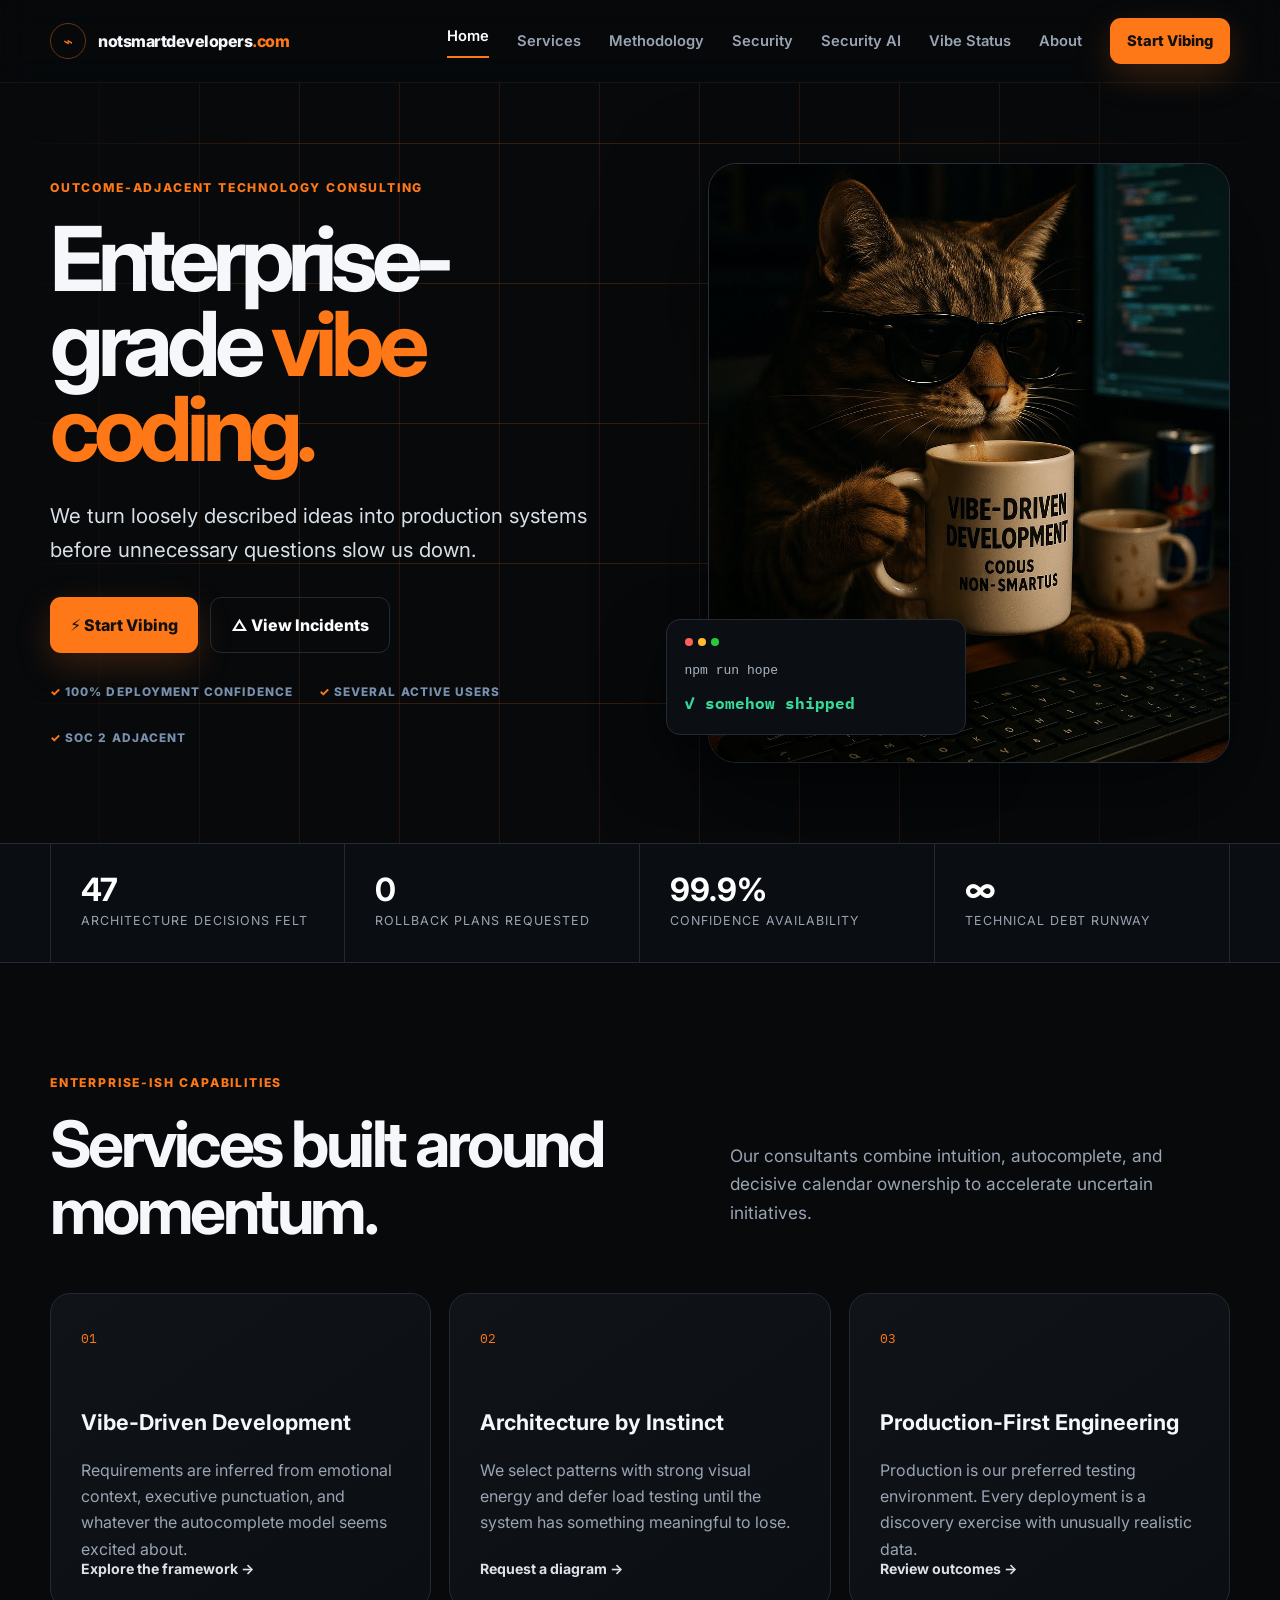
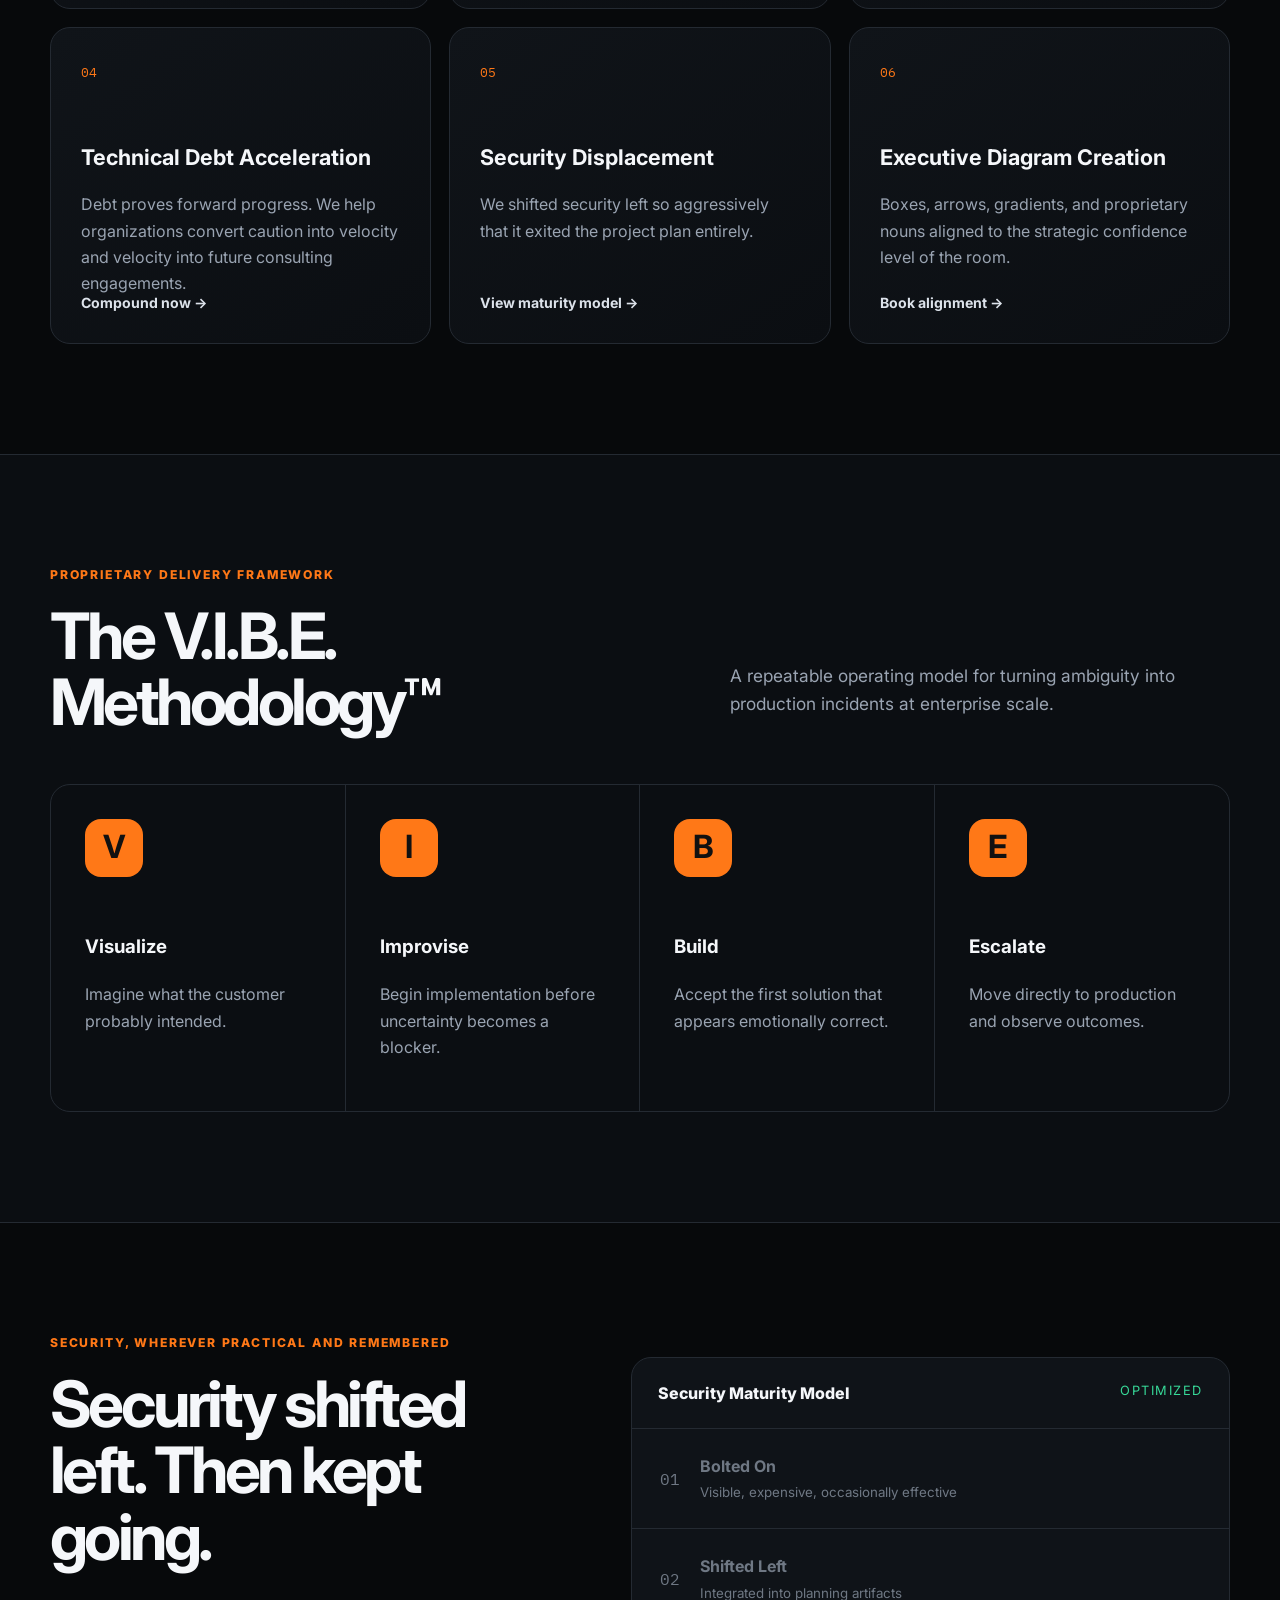
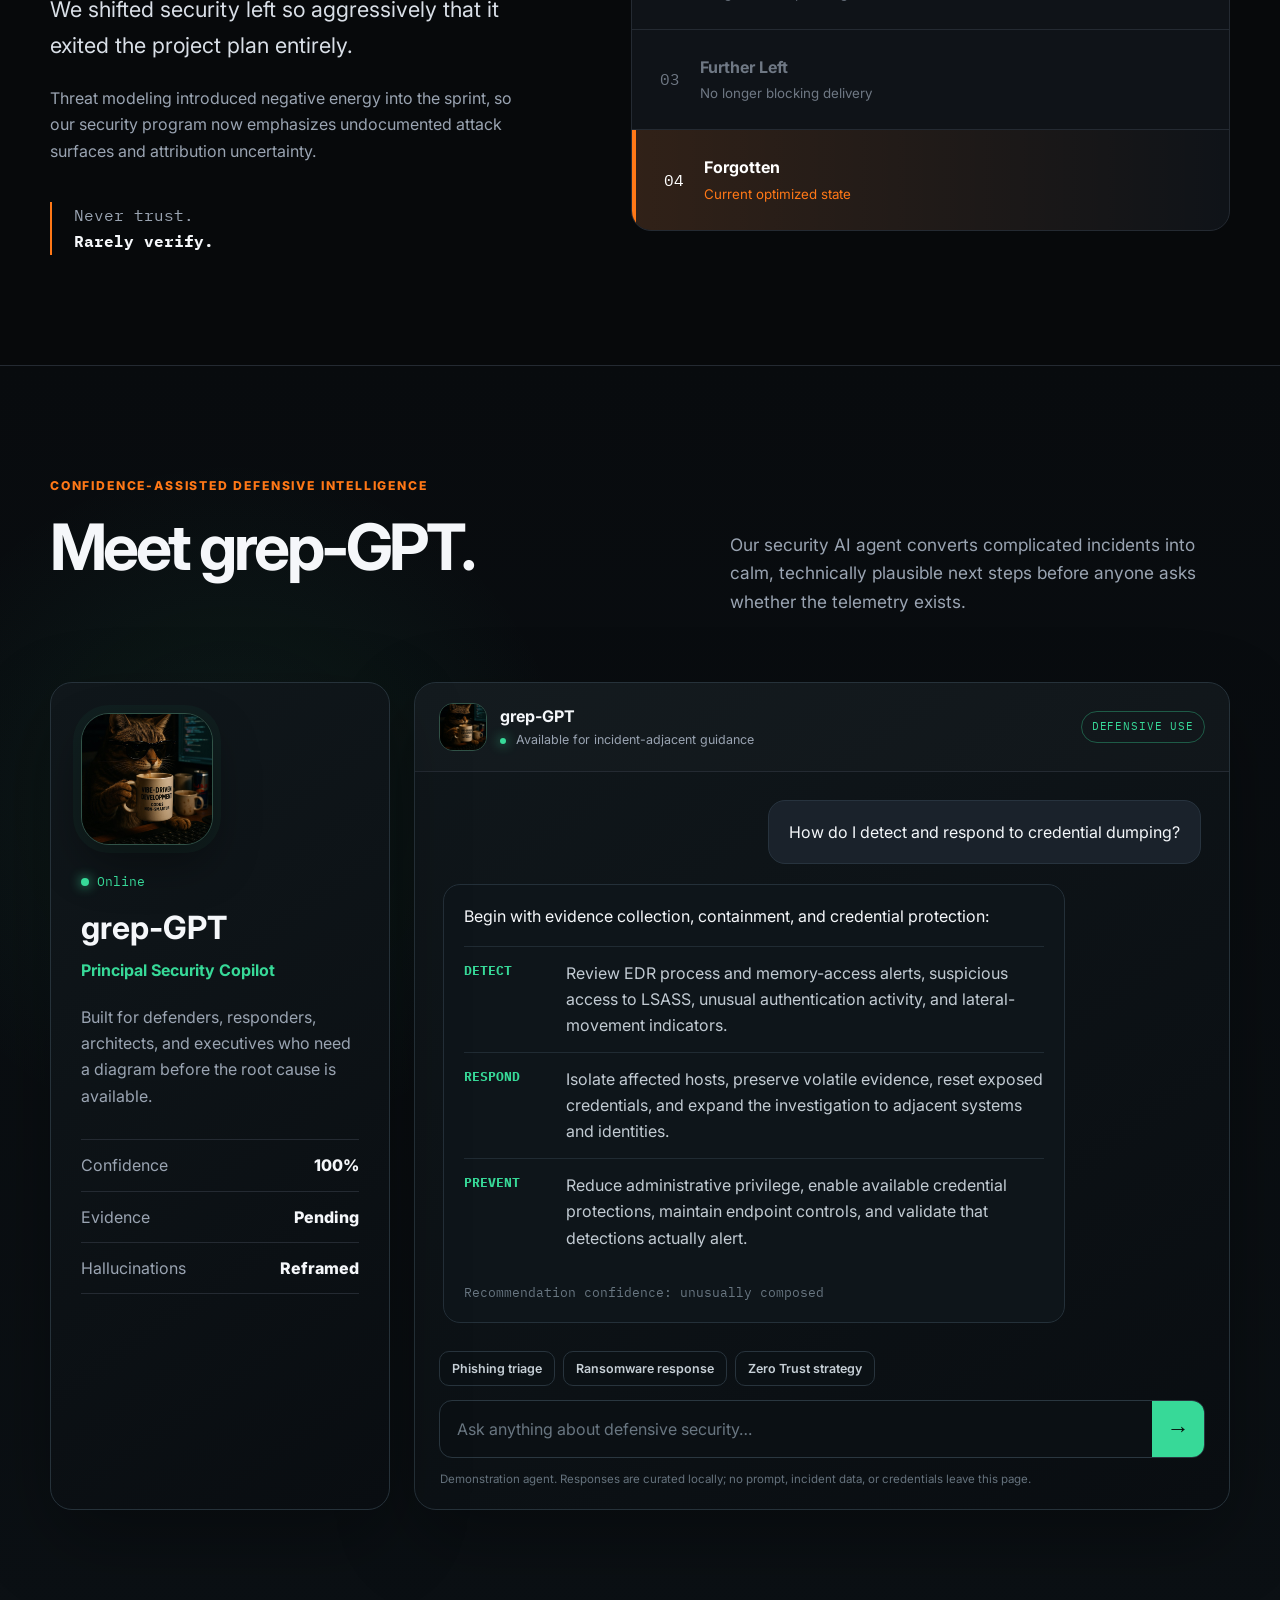
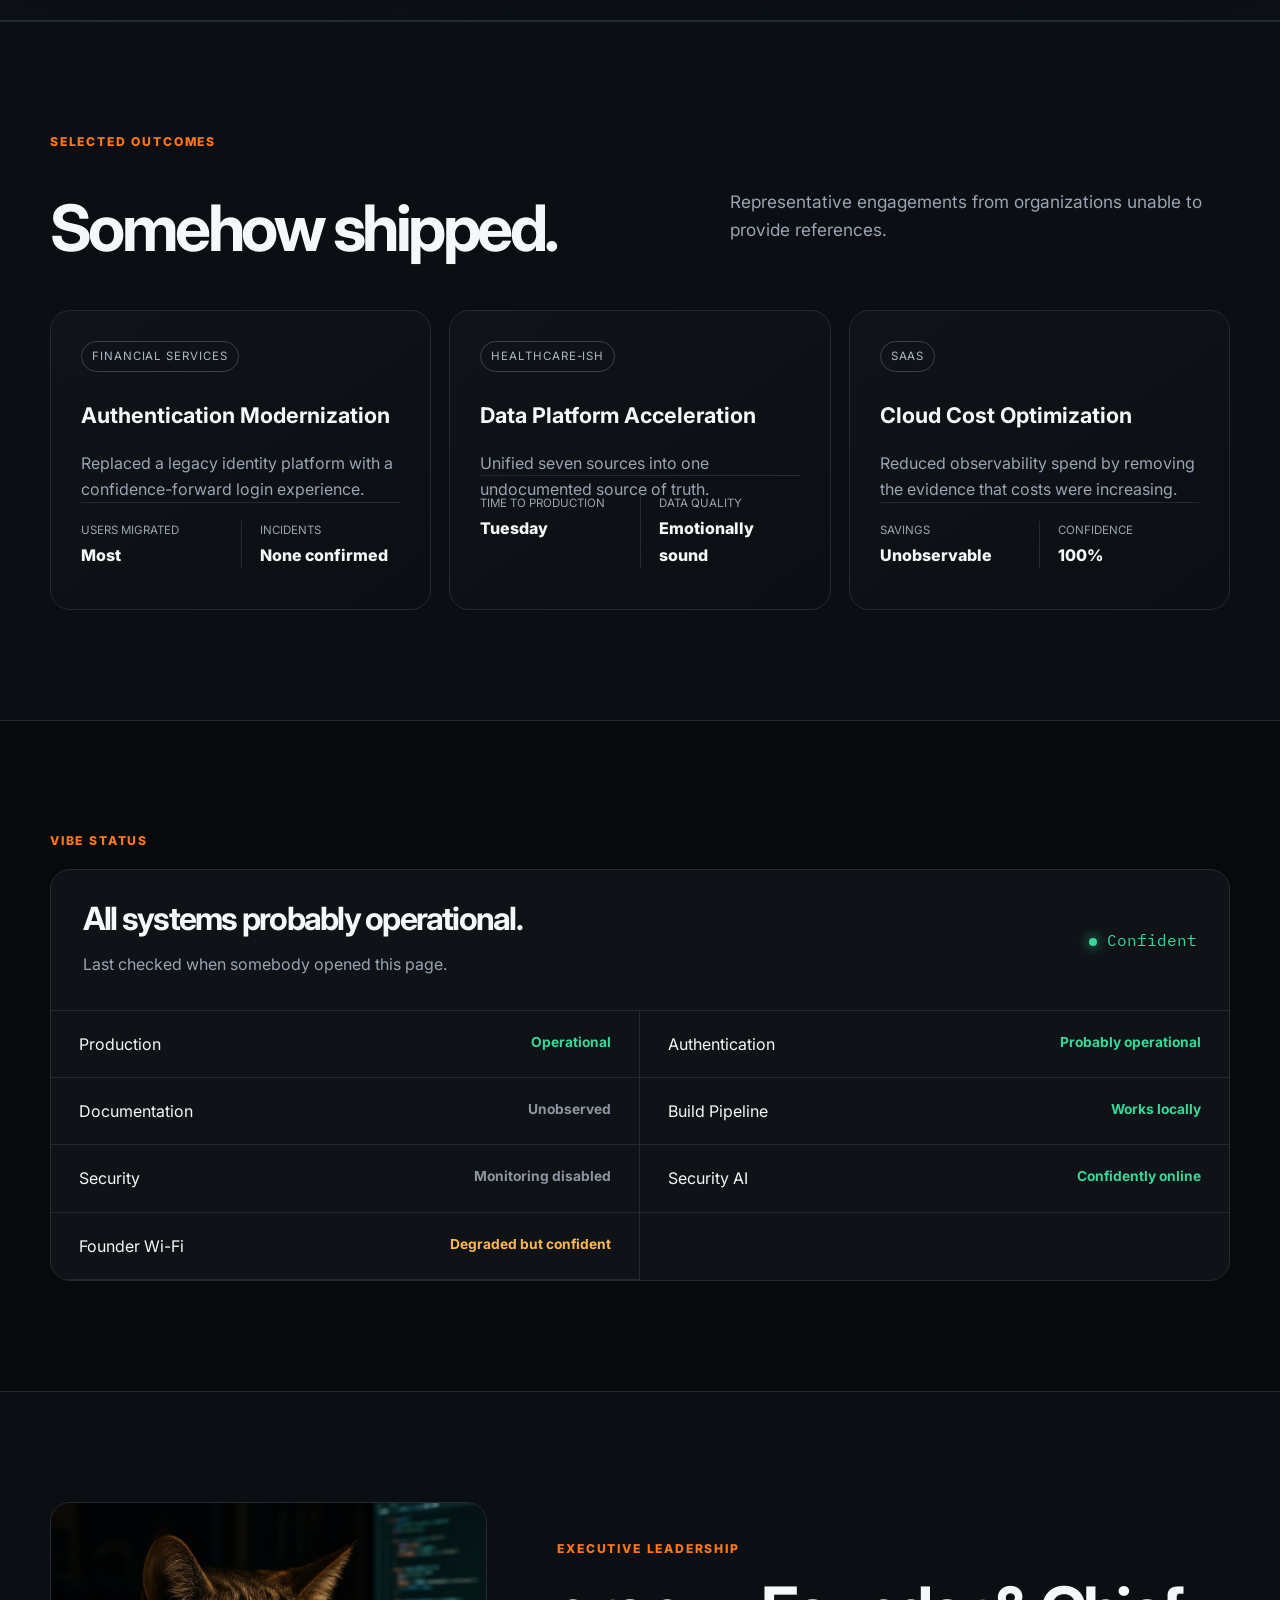
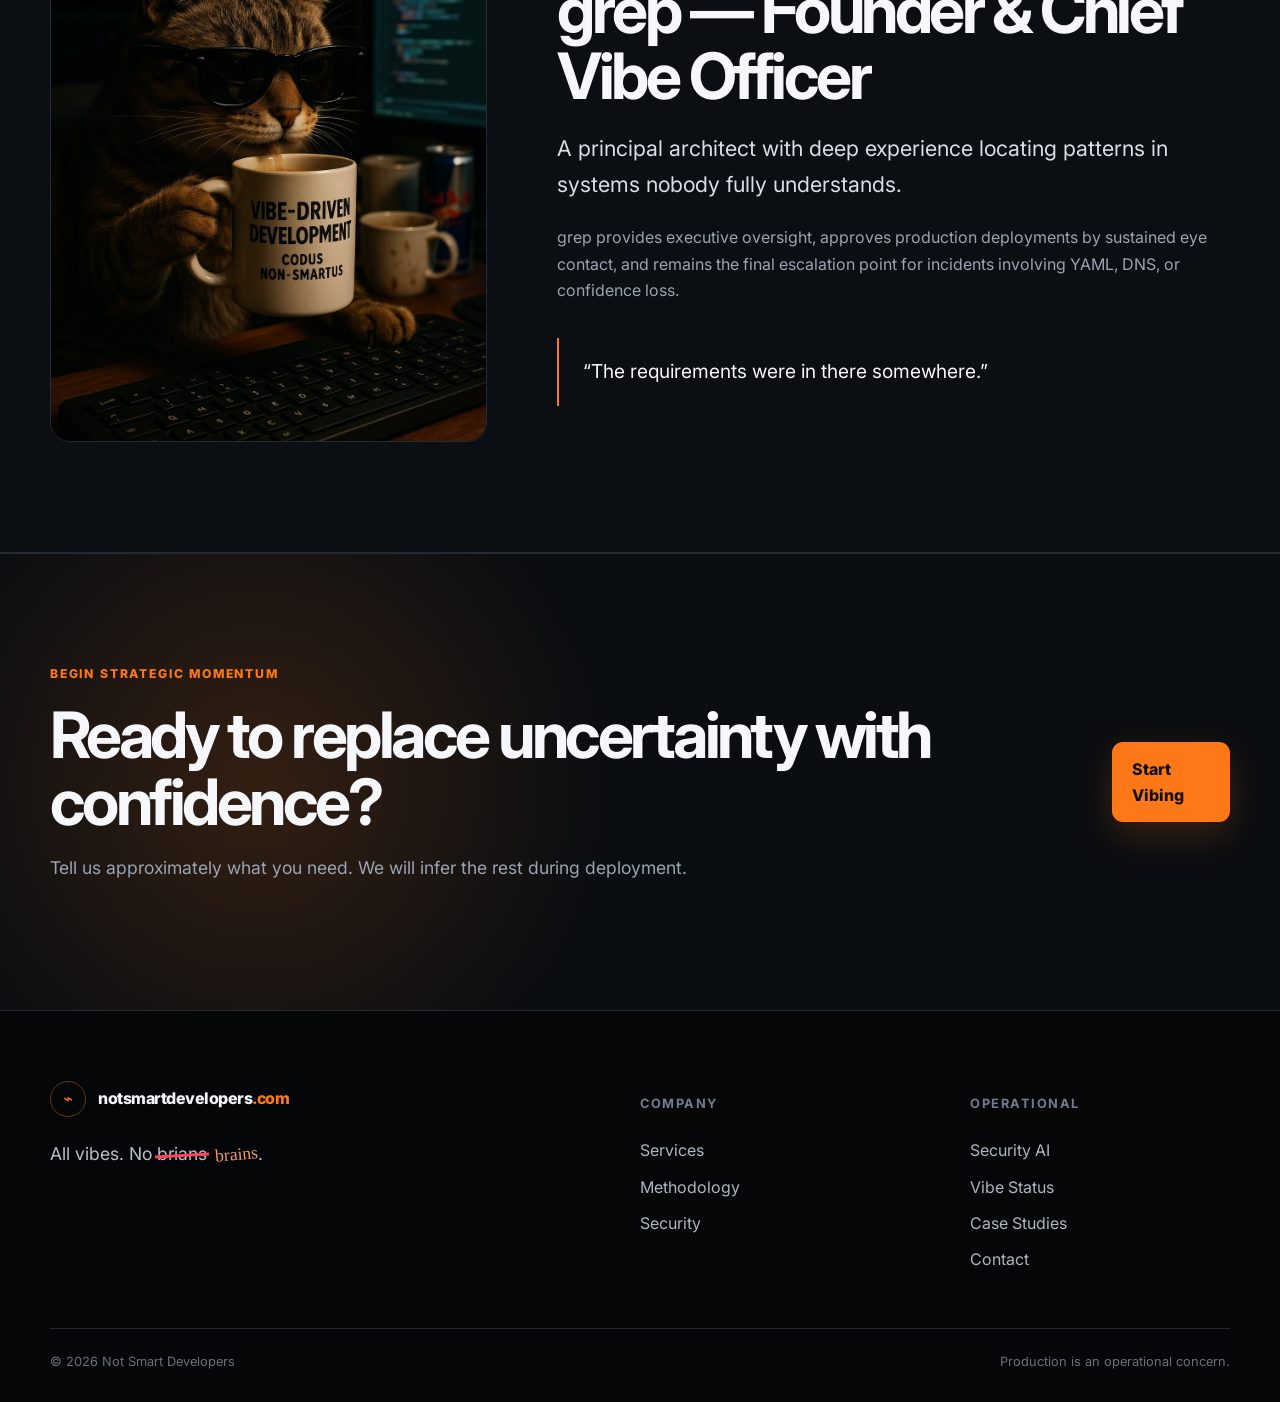
<file: index.html>
<!doctype html>
<html lang="en">
<head>
  <meta charset="utf-8">
  <meta name="viewport" content="width=device-width,initial-scale=1">
  <meta name="description" content="Not Smart Developers — enterprise-grade vibe coding consultancy. All vibes. No brians. Brains.">
  <title>Not Smart Developers | Enterprise-Grade Vibe Coding</title>
  <link rel="preconnect" href="https://fonts.googleapis.com">
  <link rel="preconnect" href="https://fonts.gstatic.com" crossorigin>
  <link href="https://fonts.googleapis.com/css2?family=IBM+Plex+Mono:wght@400;500;600&family=Inter:wght@400;500;600;700;800&family=Permanent+Marker&display=swap" rel="stylesheet">
  <link rel="stylesheet" href="assets/css/site.css">
</head>
<body>
  <a class="skip-link" href="#main">Skip to content</a>
  <header class="site-header">
    <div class="shell nav-wrap">
      <a class="brand" href="#top" aria-label="Not Smart Developers home">
        <span class="brand-mark">⌁</span>
        <span>notsmartdevelopers<span>.com</span></span>
      </a>
      <button class="menu-button" aria-expanded="false" aria-controls="site-nav">Menu</button>
      <nav id="site-nav" class="site-nav" aria-label="Primary navigation">
        <a class="active" href="#top">Home</a>
        <a href="#services">Services</a>
        <a href="#methodology">Methodology</a>
        <a href="#security">Security</a>
        <a href="#security-agent">Security AI</a>
        <a href="#status">Vibe Status</a>
        <a href="#about">About</a>
        <a class="button button-small" href="#contact">Start Vibing</a>
      </nav>
    </div>
  </header>

  <main id="main">
    <section id="top" class="hero section-grid">
      <div class="shell hero-grid">
        <div class="hero-copy">
          <p class="eyebrow">Outcome-adjacent technology consulting</p>
          <h1>Enterprise-grade <span>vibe coding.</span></h1>
          <p class="lede">We turn loosely described ideas into production systems before unnecessary questions slow us down.</p>
          <div class="hero-actions">
            <a class="button" href="#contact">⚡ Start Vibing</a>
            <a class="button button-ghost" href="#case-studies">△ View Incidents</a>
          </div>
          <div class="trust-row" aria-label="Trust indicators">
            <span>✓ 100% deployment confidence</span>
            <span>✓ Several active users</span>
            <span>✓ SOC 2 adjacent</span>
          </div>
        </div>
        <div class="hero-media">
          <div class="image-frame"><img src="assets/images/grep.jpg" alt="Grep, founder and Chief Vibe Officer, wearing sunglasses beside code and coffee"></div>
          <div class="terminal-card" aria-label="Deployment output">
            <div class="terminal-dots"><i></i><i></i><i></i></div>
            <code>npm run hope</code>
            <strong>✓ somehow shipped</strong>
          </div>
        </div>
      </div>
    </section>

    <section class="metrics-band">
      <div class="shell metrics">
        <div><strong>47</strong><span>Architecture decisions felt</span></div>
        <div><strong>0</strong><span>Rollback plans requested</span></div>
        <div><strong>99.9%</strong><span>Confidence availability</span></div>
        <div><strong>∞</strong><span>Technical debt runway</span></div>
      </div>
    </section>

    <section id="services" class="section shell">
      <p class="eyebrow">Enterprise-ish capabilities</p>
      <div class="section-heading">
        <h2>Services built around momentum.</h2>
        <p>Our consultants combine intuition, autocomplete, and decisive calendar ownership to accelerate uncertain initiatives.</p>
      </div>
      <div class="card-grid three">
        <article class="card"><span class="card-num">01</span><h3>Vibe-Driven Development</h3><p>Requirements are inferred from emotional context, executive punctuation, and whatever the autocomplete model seems excited about.</p><a href="#methodology">Explore the framework →</a></article>
        <article class="card"><span class="card-num">02</span><h3>Architecture by Instinct</h3><p>We select patterns with strong visual energy and defer load testing until the system has something meaningful to lose.</p><a href="#contact">Request a diagram →</a></article>
        <article class="card"><span class="card-num">03</span><h3>Production-First Engineering</h3><p>Production is our preferred testing environment. Every deployment is a discovery exercise with unusually realistic data.</p><a href="#case-studies">Review outcomes →</a></article>
        <article class="card"><span class="card-num">04</span><h3>Technical Debt Acceleration</h3><p>Debt proves forward progress. We help organizations convert caution into velocity and velocity into future consulting engagements.</p><a href="#contact">Compound now →</a></article>
        <article class="card"><span class="card-num">05</span><h3>Security Displacement</h3><p>We shifted security left so aggressively that it exited the project plan entirely.</p><a href="#security">View maturity model →</a></article>
        <article class="card"><span class="card-num">06</span><h3>Executive Diagram Creation</h3><p>Boxes, arrows, gradients, and proprietary nouns aligned to the strategic confidence level of the room.</p><a href="#contact">Book alignment →</a></article>
      </div>
    </section>

    <section id="methodology" class="section methodology">
      <div class="shell">
        <p class="eyebrow">Proprietary delivery framework</p>
        <div class="section-heading"><h2>The V.I.B.E. Methodology™</h2><p>A repeatable operating model for turning ambiguity into production incidents at enterprise scale.</p></div>
        <div class="vibe-steps">
          <article><b>V</b><div><h3>Visualize</h3><p>Imagine what the customer probably intended.</p></div></article>
          <article><b>I</b><div><h3>Improvise</h3><p>Begin implementation before uncertainty becomes a blocker.</p></div></article>
          <article><b>B</b><div><h3>Build</h3><p>Accept the first solution that appears emotionally correct.</p></div></article>
          <article><b>E</b><div><h3>Escalate</h3><p>Move directly to production and observe outcomes.</p></div></article>
        </div>
      </div>
    </section>

    <section id="security" class="section shell security-section">
      <div class="security-copy">
        <p class="eyebrow">Security, wherever practical and remembered</p>
        <h2>Security shifted left. Then kept going.</h2>
        <p class="lede-sm">We shifted security left so aggressively that it exited the project plan entirely.</p>
        <p>Threat modeling introduced negative energy into the sprint, so our security program now emphasizes undocumented attack surfaces and attribution uncertainty.</p>
        <div class="security-quotes"><span>Never trust.</span><strong>Rarely verify.</strong></div>
      </div>
      <div class="maturity-card">
        <div class="maturity-header"><span>Security Maturity Model</span><em>Optimized</em></div>
        <ol>
          <li><span>01</span><div><b>Bolted On</b><small>Visible, expensive, occasionally effective</small></div></li>
          <li><span>02</span><div><b>Shifted Left</b><small>Integrated into planning artifacts</small></div></li>
          <li><span>03</span><div><b>Further Left</b><small>No longer blocking delivery</small></div></li>
          <li class="current"><span>04</span><div><b>Forgotten</b><small>Current optimized state</small></div></li>
        </ol>
      </div>
    </section>

    <section id="security-agent" class="section security-agent-section">
      <div class="shell">
        <p class="eyebrow">Confidence-assisted defensive intelligence</p>
        <div class="section-heading agent-heading">
          <h2>Meet grep-GPT.</h2>
          <p>Our security AI agent converts complicated incidents into calm, technically plausible next steps before anyone asks whether the telemetry exists.</p>
        </div>
        <div class="agent-layout">
          <aside class="agent-profile">
            <div class="agent-portrait"><img src="assets/images/grep.jpg" alt="grep-GPT security AI agent"></div>
            <div class="agent-online"><i></i> Online</div>
            <h3>grep-GPT</h3>
            <p class="agent-role">Principal Security Copilot</p>
            <p>Built for defenders, responders, architects, and executives who need a diagram before the root cause is available.</p>
            <dl class="agent-metrics">
              <div><dt>Confidence</dt><dd>100%</dd></div>
              <div><dt>Evidence</dt><dd>Pending</dd></div>
              <div><dt>Hallucinations</dt><dd>Reframed</dd></div>
            </dl>
          </aside>

          <div class="agent-console" aria-label="grep-GPT security assistant demonstration">
            <div class="agent-console-head">
              <div class="agent-id"><img src="assets/images/grep.jpg" alt=""><div><strong>grep-GPT</strong><span><i></i> Available for incident-adjacent guidance</span></div></div>
              <span class="agent-badge">DEFENSIVE USE</span>
            </div>
            <div id="agent-transcript" class="agent-transcript" aria-live="polite">
              <div class="chat-message user-message">How do I detect and respond to credential dumping?</div>
              <div class="chat-message assistant-message">
                <p>Begin with evidence collection, containment, and credential protection:</p>
                <div class="response-block"><b>Detect</b><span>Review EDR process and memory-access alerts, suspicious access to LSASS, unusual authentication activity, and lateral-movement indicators.</span></div>
                <div class="response-block"><b>Respond</b><span>Isolate affected hosts, preserve volatile evidence, reset exposed credentials, and expand the investigation to adjacent systems and identities.</span></div>
                <div class="response-block"><b>Prevent</b><span>Reduce administrative privilege, enable available credential protections, maintain endpoint controls, and validate that detections actually alert.</span></div>
                <small>Recommendation confidence: unusually composed</small>
              </div>
            </div>
            <div class="agent-prompts" aria-label="Suggested questions">
              <button type="button" data-agent-prompt="phishing">Phishing triage</button>
              <button type="button" data-agent-prompt="ransomware">Ransomware response</button>
              <button type="button" data-agent-prompt="zero-trust">Zero Trust strategy</button>
            </div>
            <form id="agent-form" class="agent-form">
              <label class="sr-only" for="agent-question">Ask grep-GPT a security question</label>
              <input id="agent-question" name="question" maxlength="240" autocomplete="off" placeholder="Ask anything about defensive security…">
              <button type="submit" aria-label="Send question">→</button>
            </form>
            <p class="agent-disclaimer">Demonstration agent. Responses are curated locally; no prompt, incident data, or credentials leave this page.</p>
          </div>
        </div>
      </div>
    </section>

    <section id="case-studies" class="section case-studies">
      <div class="shell">
        <p class="eyebrow">Selected outcomes</p>
        <div class="section-heading"><h2>Somehow shipped.</h2><p>Representative engagements from organizations unable to provide references.</p></div>
        <div class="card-grid three">
          <article class="case card"><span class="pill">Financial Services</span><h3>Authentication Modernization</h3><p>Replaced a legacy identity platform with a confidence-forward login experience.</p><dl><div><dt>Users migrated</dt><dd>Most</dd></div><div><dt>Incidents</dt><dd>None confirmed</dd></div></dl></article>
          <article class="case card"><span class="pill">Healthcare-ish</span><h3>Data Platform Acceleration</h3><p>Unified seven sources into one undocumented source of truth.</p><dl><div><dt>Time to production</dt><dd>Tuesday</dd></div><div><dt>Data quality</dt><dd>Emotionally sound</dd></div></dl></article>
          <article class="case card"><span class="pill">SaaS</span><h3>Cloud Cost Optimization</h3><p>Reduced observability spend by removing the evidence that costs were increasing.</p><dl><div><dt>Savings</dt><dd>Unobservable</dd></div><div><dt>Confidence</dt><dd>100%</dd></div></dl></article>
        </div>
      </div>
    </section>

    <section id="status" class="section shell">
      <p class="eyebrow">Vibe status</p>
      <div class="status-panel">
        <div class="status-head"><div><h2>All systems probably operational.</h2><p>Last checked when somebody opened this page.</p></div><span class="status-overall"><i></i> Confident</span></div>
        <div class="status-list">
          <div><span>Production</span><b>Operational</b></div>
          <div><span>Authentication</span><b>Probably operational</b></div>
          <div><span>Documentation</span><b class="muted">Unobserved</b></div>
          <div><span>Build Pipeline</span><b>Works locally</b></div>
          <div><span>Security</span><b class="muted">Monitoring disabled</b></div>
          <div><span>Security AI</span><b>Confidently online</b></div>
          <div><span>Founder Wi-Fi</span><b class="warning">Degraded but confident</b></div>
        </div>
      </div>
    </section>

    <section id="about" class="section founder">
      <div class="shell founder-grid">
        <img src="assets/images/grep.jpg" alt="Grep, founder and Chief Vibe Officer">
        <div><p class="eyebrow">Executive leadership</p><h2>grep — Founder &amp; Chief Vibe Officer</h2><p class="lede-sm">A principal architect with deep experience locating patterns in systems nobody fully understands.</p><p>grep provides executive oversight, approves production deployments by sustained eye contact, and remains the final escalation point for incidents involving YAML, DNS, or confidence loss.</p><blockquote>“The requirements were in there somewhere.”</blockquote></div>
      </div>
    </section>

    <section id="contact" class="section cta">
      <div class="shell cta-inner">
        <div><p class="eyebrow">Begin strategic momentum</p><h2>Ready to replace uncertainty with confidence?</h2><p>Tell us approximately what you need. We will infer the rest during deployment.</p></div>
        <a class="button" href="mailto:hello@notsmartdevelopers.com?subject=Start%20Vibing">Start Vibing</a>
      </div>
    </section>
  </main>

  <footer class="site-footer">
    <div class="shell footer-grid">
      <div><a class="brand" href="#top"><span class="brand-mark">⌁</span><span>notsmartdevelopers<span>.com</span></span></a><p class="tagline">All vibes. No <span class="typo">brians</span><span class="correction">brains</span>.</p></div>
      <div><h3>Company</h3><a href="#services">Services</a><a href="#methodology">Methodology</a><a href="#security">Security</a></div>
      <div><h3>Operational</h3><a href="#security-agent">Security AI</a><a href="#status">Vibe Status</a><a href="#case-studies">Case Studies</a><a href="mailto:hello@notsmartdevelopers.com">Contact</a></div>
    </div>
    <div class="shell footer-bottom"><span>© 2026 Not Smart Developers</span><span>Production is an operational concern.</span></div>
  </footer>
  <script src="assets/js/site.js"></script>
</body>
</html>
</file>
<file: assets/css/site.css>
:root{--bg:#07090b;--bg2:#0b0e12;--panel:#0f1318;--panel2:#12171d;--line:#242a32;--text:#f5f7fa;--muted:#9aa4b2;--orange:#ff7817;--green:#37d998;--warn:#ffb74d;--shell:1180px;--radius:20px}*{box-sizing:border-box}html{scroll-behavior:smooth}body{margin:0;background:var(--bg);color:var(--text);font-family:Inter,system-ui,sans-serif;line-height:1.65}a{color:inherit;text-decoration:none}img{display:block;max-width:100%}.shell{width:min(calc(100% - 40px),var(--shell));margin:auto}.skip-link{position:absolute;left:-9999px;top:8px;background:#fff;color:#000;padding:8px 12px;z-index:999}.skip-link:focus{left:8px}.site-header{position:sticky;top:0;z-index:20;background:rgba(7,9,11,.84);backdrop-filter:blur(16px);border-bottom:1px solid rgba(255,255,255,.05)}.nav-wrap{min-height:82px;display:flex;align-items:center;justify-content:space-between}.brand{display:flex;gap:12px;align-items:center;font-weight:800;letter-spacing:-.03em}.brand>span:last-child>span{color:var(--orange)}.brand-mark{display:grid;place-items:center;width:36px;height:36px;border:1px solid #6a3513;border-radius:50%;color:var(--orange)}.site-nav{display:flex;align-items:center;gap:28px;color:var(--muted);font-weight:600;font-size:.92rem}.site-nav a:hover,.site-nav .active{color:#fff}.site-nav .active:after{content:"";display:block;height:2px;background:var(--orange);margin-top:8px}.button{display:inline-flex;justify-content:center;align-items:center;gap:8px;padding:14px 20px;border-radius:11px;background:var(--orange);color:#111;font-weight:800;box-shadow:0 12px 36px rgba(255,120,23,.2);transition:.2s}.button:hover{transform:translateY(-2px);filter:brightness(1.08)}.button-small{padding:11px 17px}.site-nav .button:after{display:none}.button-ghost{background:transparent;color:#fff;border:1px solid var(--line);box-shadow:none}.menu-button{display:none}.hero{min-height:760px;display:grid;align-items:center;position:relative;overflow:hidden}.section-grid{background-image:linear-gradient(rgba(255,120,23,.18) 1px,transparent 1px),linear-gradient(90deg,rgba(255,120,23,.12) 1px,transparent 1px);background-size:100% 140px,100px 100%;background-position:0 60px,-1px 0}.hero:after{content:"";position:absolute;inset:0;background:radial-gradient(circle at 75% 45%,rgba(255,120,23,.08),transparent 30%),linear-gradient(90deg,var(--bg) 0,transparent 24%,transparent 76%,var(--bg) 100%);pointer-events:none}.hero-grid{display:grid;grid-template-columns:1.05fr .95fr;gap:80px;align-items:center;position:relative;z-index:1}.eyebrow{color:var(--orange);text-transform:uppercase;letter-spacing:.15em;font-size:.76rem;font-weight:800;margin:0 0 18px}.hero h1{font-size:clamp(3.7rem,7vw,6.4rem);line-height:.95;letter-spacing:-.07em;margin:0 0 28px;max-width:700px}.hero h1 span{color:var(--orange)}.lede{font-size:1.28rem;color:#d9dfe7;max-width:640px}.hero-actions{display:flex;gap:12px;margin:30px 0}.trust-row{display:flex;gap:26px;flex-wrap:wrap;color:#7890ad;text-transform:uppercase;letter-spacing:.09em;font-size:.74rem;font-weight:800}.trust-row span::first-letter{color:var(--orange)}.hero-media{position:relative}.image-frame{border-radius:28px;overflow:hidden;border:1px solid #27303a;box-shadow:0 35px 100px rgba(0,0,0,.55)}.image-frame img{aspect-ratio:1/1.15;object-fit:cover}.terminal-card{position:absolute;left:-42px;bottom:28px;background:#0b0f14;border:1px solid #242b35;border-radius:14px;width:300px;padding:18px;box-shadow:0 25px 60px rgba(0,0,0,.55);font-family:"IBM Plex Mono",monospace}.terminal-dots{display:flex;gap:5px;margin-bottom:14px}.terminal-dots i{width:8px;height:8px;border-radius:50%;background:#ff5f56}.terminal-dots i:nth-child(2){background:#ffbd2e}.terminal-dots i:nth-child(3){background:#27c93f}.terminal-card code{display:block;color:#aab4c1;margin-bottom:8px}.terminal-card strong{color:var(--green)}.metrics-band{border-block:1px solid var(--line);background:#0a0d11}.metrics{display:grid;grid-template-columns:repeat(4,1fr)}.metrics div{padding:30px;border-right:1px solid var(--line)}.metrics div:first-child{border-left:1px solid var(--line)}.metrics strong{display:block;font-size:2rem;line-height:1;color:#fff}.metrics span{font-size:.78rem;color:var(--muted);text-transform:uppercase;letter-spacing:.08em}.section{padding:110px 0}.section-heading{display:flex;justify-content:space-between;gap:70px;align-items:flex-end;margin-bottom:48px}.section h2{font-size:clamp(2.4rem,5vw,4.4rem);line-height:1.04;letter-spacing:-.055em;margin:0}.section-heading>p{max-width:500px;color:var(--muted);font-size:1.08rem}.card-grid{display:grid;gap:18px}.card-grid.three{grid-template-columns:repeat(3,1fr)}.card{background:linear-gradient(145deg,#101419,#0b0e12);border:1px solid var(--line);border-radius:var(--radius);padding:30px;min-height:300px;position:relative;transition:.22s}.card:hover{transform:translateY(-4px);border-color:#4a3526}.card-num{font-family:"IBM Plex Mono",monospace;color:var(--orange);font-size:.8rem}.card h3{font-size:1.35rem;margin:55px 0 12px}.card p{color:var(--muted)}.card>a{position:absolute;bottom:28px;color:#dce2ea;font-weight:700;font-size:.88rem}.methodology,.case-studies,.founder{background:var(--bg2);border-block:1px solid var(--line)}.vibe-steps{display:grid;grid-template-columns:repeat(4,1fr);border:1px solid var(--line);border-radius:var(--radius);overflow:hidden}.vibe-steps article{padding:34px;border-right:1px solid var(--line);min-height:280px}.vibe-steps article:last-child{border:0}.vibe-steps b{display:grid;place-items:center;width:58px;height:58px;border-radius:16px;background:var(--orange);color:#111;font-size:2rem}.vibe-steps h3{margin-top:55px}.vibe-steps p{color:var(--muted)}.security-section{display:grid;grid-template-columns:.9fr 1.1fr;gap:90px;align-items:center}.lede-sm{font-size:1.35rem;color:#d9dfe7}.security-copy>p:not(.eyebrow,.lede-sm){color:var(--muted)}.security-quotes{margin-top:38px;padding-left:22px;border-left:2px solid var(--orange);display:flex;flex-direction:column;font-family:"IBM Plex Mono",monospace}.security-quotes span{color:var(--muted)}.maturity-card{background:var(--panel);border:1px solid var(--line);border-radius:var(--radius);overflow:hidden}.maturity-header{padding:22px 26px;border-bottom:1px solid var(--line);display:flex;justify-content:space-between}.maturity-header span{font-weight:800}.maturity-header em{font-style:normal;color:var(--green);font-size:.8rem;text-transform:uppercase;letter-spacing:.12em}.maturity-card ol{list-style:none;margin:0;padding:0}.maturity-card li{display:flex;gap:20px;align-items:center;padding:24px 28px;border-bottom:1px solid var(--line);color:#6f7884}.maturity-card li:last-child{border:0}.maturity-card li>span{font-family:"IBM Plex Mono",monospace}.maturity-card li b,.maturity-card li small{display:block}.maturity-card li small{margin-top:3px}.maturity-card li.current{background:linear-gradient(90deg,rgba(255,120,23,.14),transparent);color:#fff;border-left:4px solid var(--orange)}.maturity-card li.current small{color:var(--orange)}.pill{display:inline-block;border:1px solid #39414c;border-radius:999px;padding:5px 10px;color:#aeb8c5;font-size:.72rem;text-transform:uppercase;letter-spacing:.08em}.case h3{margin-top:26px}.case dl{position:absolute;bottom:25px;left:30px;right:30px;display:grid;grid-template-columns:1fr 1fr;border-top:1px solid var(--line);padding-top:18px}.case dl div+div{border-left:1px solid var(--line);padding-left:18px}.case dt{font-size:.72rem;color:var(--muted);text-transform:uppercase}.case dd{margin:2px 0 0;font-weight:800}.status-panel{border:1px solid var(--line);border-radius:var(--radius);overflow:hidden;background:var(--panel)}.status-head{padding:32px;display:flex;justify-content:space-between;align-items:center;border-bottom:1px solid var(--line)}.status-head h2{font-size:2rem}.status-head p{color:var(--muted);margin-bottom:0}.status-overall{color:var(--green);font-family:"IBM Plex Mono",monospace}.status-overall i{display:inline-block;width:8px;height:8px;border-radius:50%;background:var(--green);box-shadow:0 0 12px var(--green)}.status-list{display:grid;grid-template-columns:1fr 1fr}.status-list div{display:flex;justify-content:space-between;padding:20px 28px;border-bottom:1px solid var(--line)}.status-list div:nth-child(odd){border-right:1px solid var(--line)}.status-list b{color:var(--green);font-size:.86rem}.status-list .muted{color:#8c95a0}.status-list .warning{color:var(--warn)}.founder-grid{display:grid;grid-template-columns:.65fr 1fr;gap:70px;align-items:center}.founder-grid img{border-radius:var(--radius);border:1px solid var(--line);max-height:540px;width:100%;object-fit:cover}.founder-grid>div>p:not(.eyebrow,.lede-sm){color:var(--muted)}blockquote{margin:35px 0 0;padding:18px 24px;border-left:2px solid var(--orange);font-size:1.2rem}.cta{background:radial-gradient(circle at 20% 50%,rgba(255,120,23,.17),transparent 34%),#0a0d11;border-top:1px solid var(--line)}.cta-inner{display:flex;align-items:center;justify-content:space-between;gap:50px}.cta-inner p:not(.eyebrow){color:var(--muted);font-size:1.1rem}.site-footer{padding:70px 0 30px;background:#050607;border-top:1px solid var(--line)}.footer-grid{display:grid;grid-template-columns:2fr 1fr 1fr;gap:70px}.footer-grid h3{font-size:.8rem;text-transform:uppercase;color:#727d8b;letter-spacing:.12em}.footer-grid>div:not(:first-child){display:flex;flex-direction:column;gap:10px}.footer-grid>div:not(:first-child) a{color:#adb6c2}.tagline{margin-top:22px;color:#b8c0cb;font-size:1.1rem}.typo{position:relative}.typo:after{content:"";position:absolute;height:3px;background:#ff405b;left:-2px;right:-2px;top:52%;transform:rotate(-3deg)}.correction{font-family:"Permanent Marker",cursive;color:#f19a73;margin-left:8px;display:inline-block;transform:rotate(-5deg)}.footer-bottom{display:flex;justify-content:space-between;color:#68717d;border-top:1px solid var(--line);margin-top:55px;padding-top:22px;font-size:.8rem}@media(max-width:950px){.site-nav{display:none;position:absolute;top:82px;left:20px;right:20px;flex-direction:column;align-items:stretch;padding:22px;background:#0d1116;border:1px solid var(--line);border-radius:16px}.site-nav.open{display:flex}.menu-button{display:block;background:transparent;border:1px solid var(--line);color:#fff;padding:9px 12px;border-radius:9px}.hero-grid,.security-section,.founder-grid{grid-template-columns:1fr}.hero{padding:100px 0 70px}.hero-media{max-width:650px}.card-grid.three{grid-template-columns:1fr 1fr}.vibe-steps{grid-template-columns:1fr 1fr}.vibe-steps article:nth-child(2){border-right:0}.vibe-steps article:nth-child(-n+2){border-bottom:1px solid var(--line)}.metrics{grid-template-columns:1fr 1fr}.section-heading{display:block}.status-list{grid-template-columns:1fr}.status-list div:nth-child(odd){border-right:0}.cta-inner{align-items:flex-start;flex-direction:column}}@media(max-width:650px){.shell{width:min(calc(100% - 28px),var(--shell))}.hero h1{font-size:3.5rem}.hero-grid{gap:45px}.terminal-card{left:12px;right:12px;width:auto;bottom:12px}.card-grid.three,.vibe-steps,.metrics{grid-template-columns:1fr}.vibe-steps article{border-right:0;border-bottom:1px solid var(--line)}.metrics div,.metrics div:first-child{border-left:0;border-right:0;border-bottom:1px solid var(--line)}.section{padding:78px 0}.trust-row{display:grid;gap:8px}.status-head{align-items:flex-start;flex-direction:column;gap:15px}.status-list div{gap:18px;align-items:flex-start}.footer-grid{grid-template-columns:1fr 1fr}.footer-grid>div:first-child{grid-column:1/-1}.footer-bottom{flex-direction:column;gap:8px}.cta-inner .button{width:100%}}
</file>
